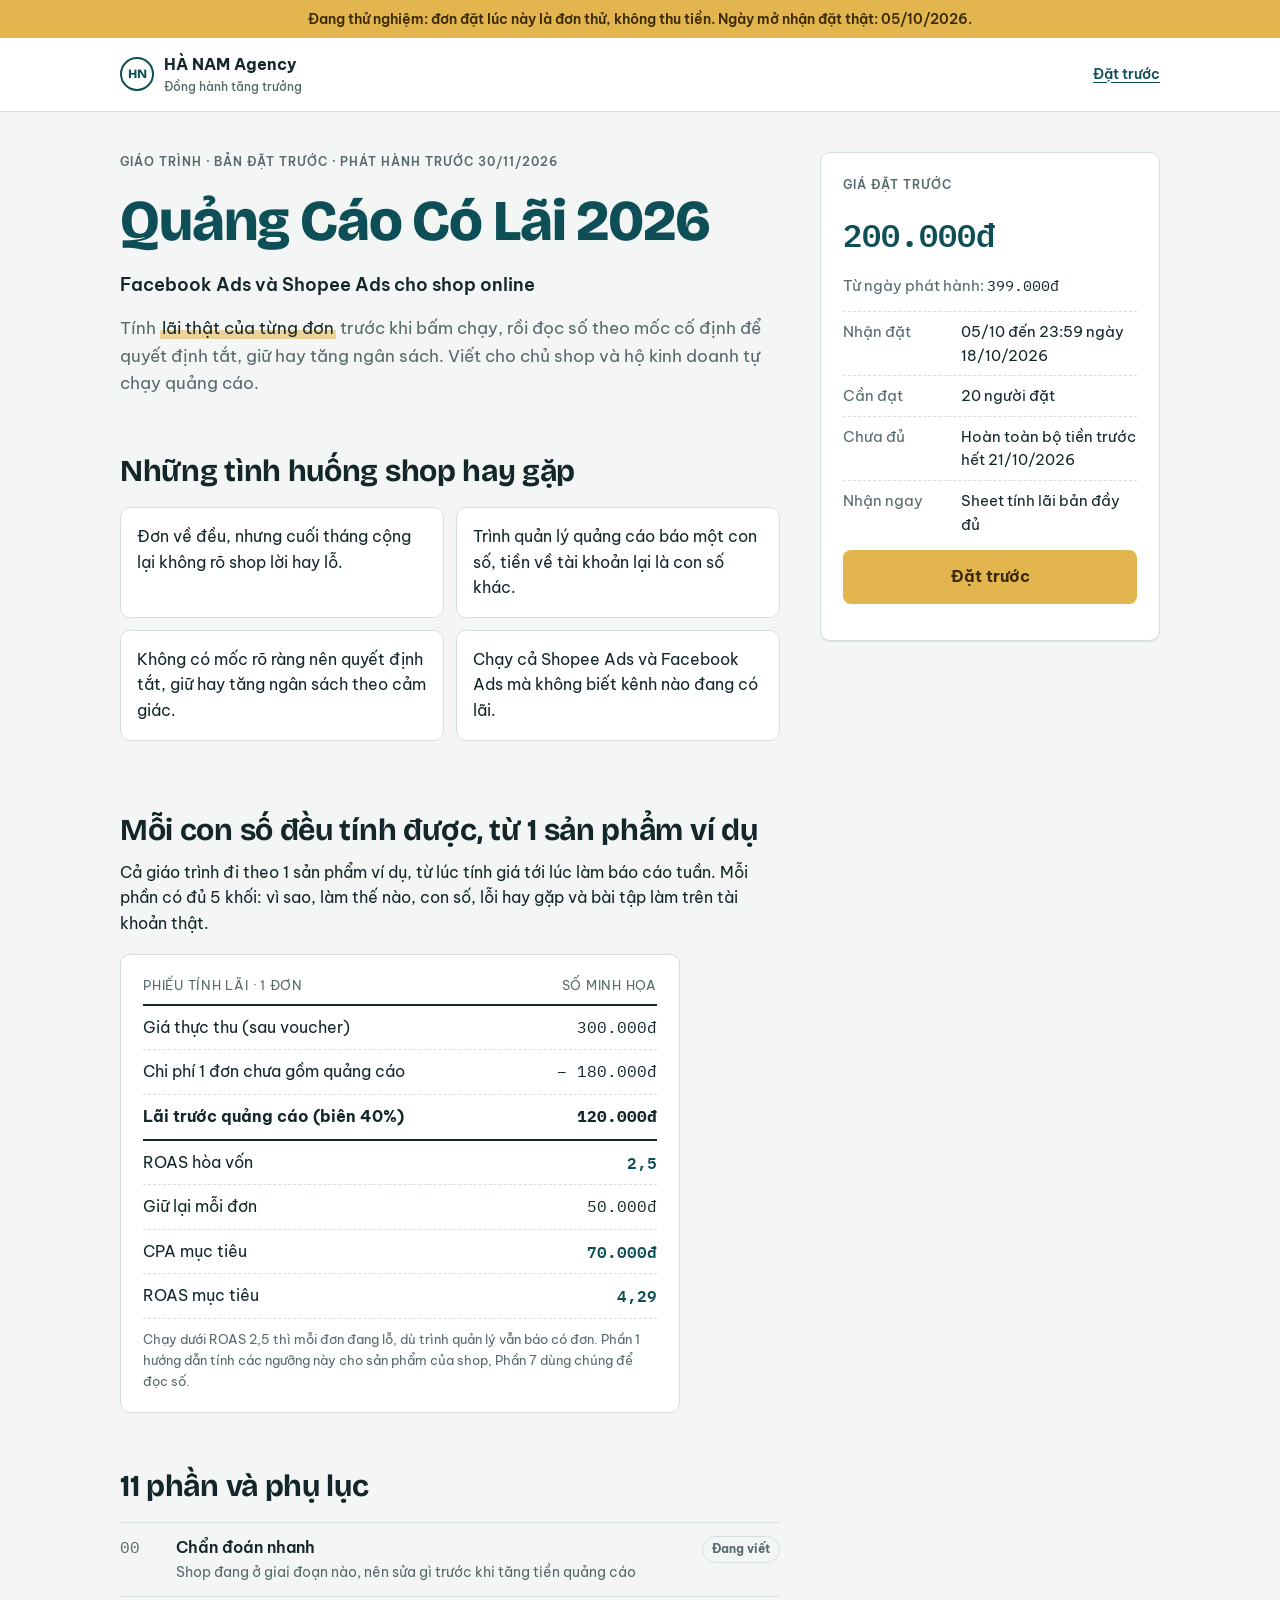
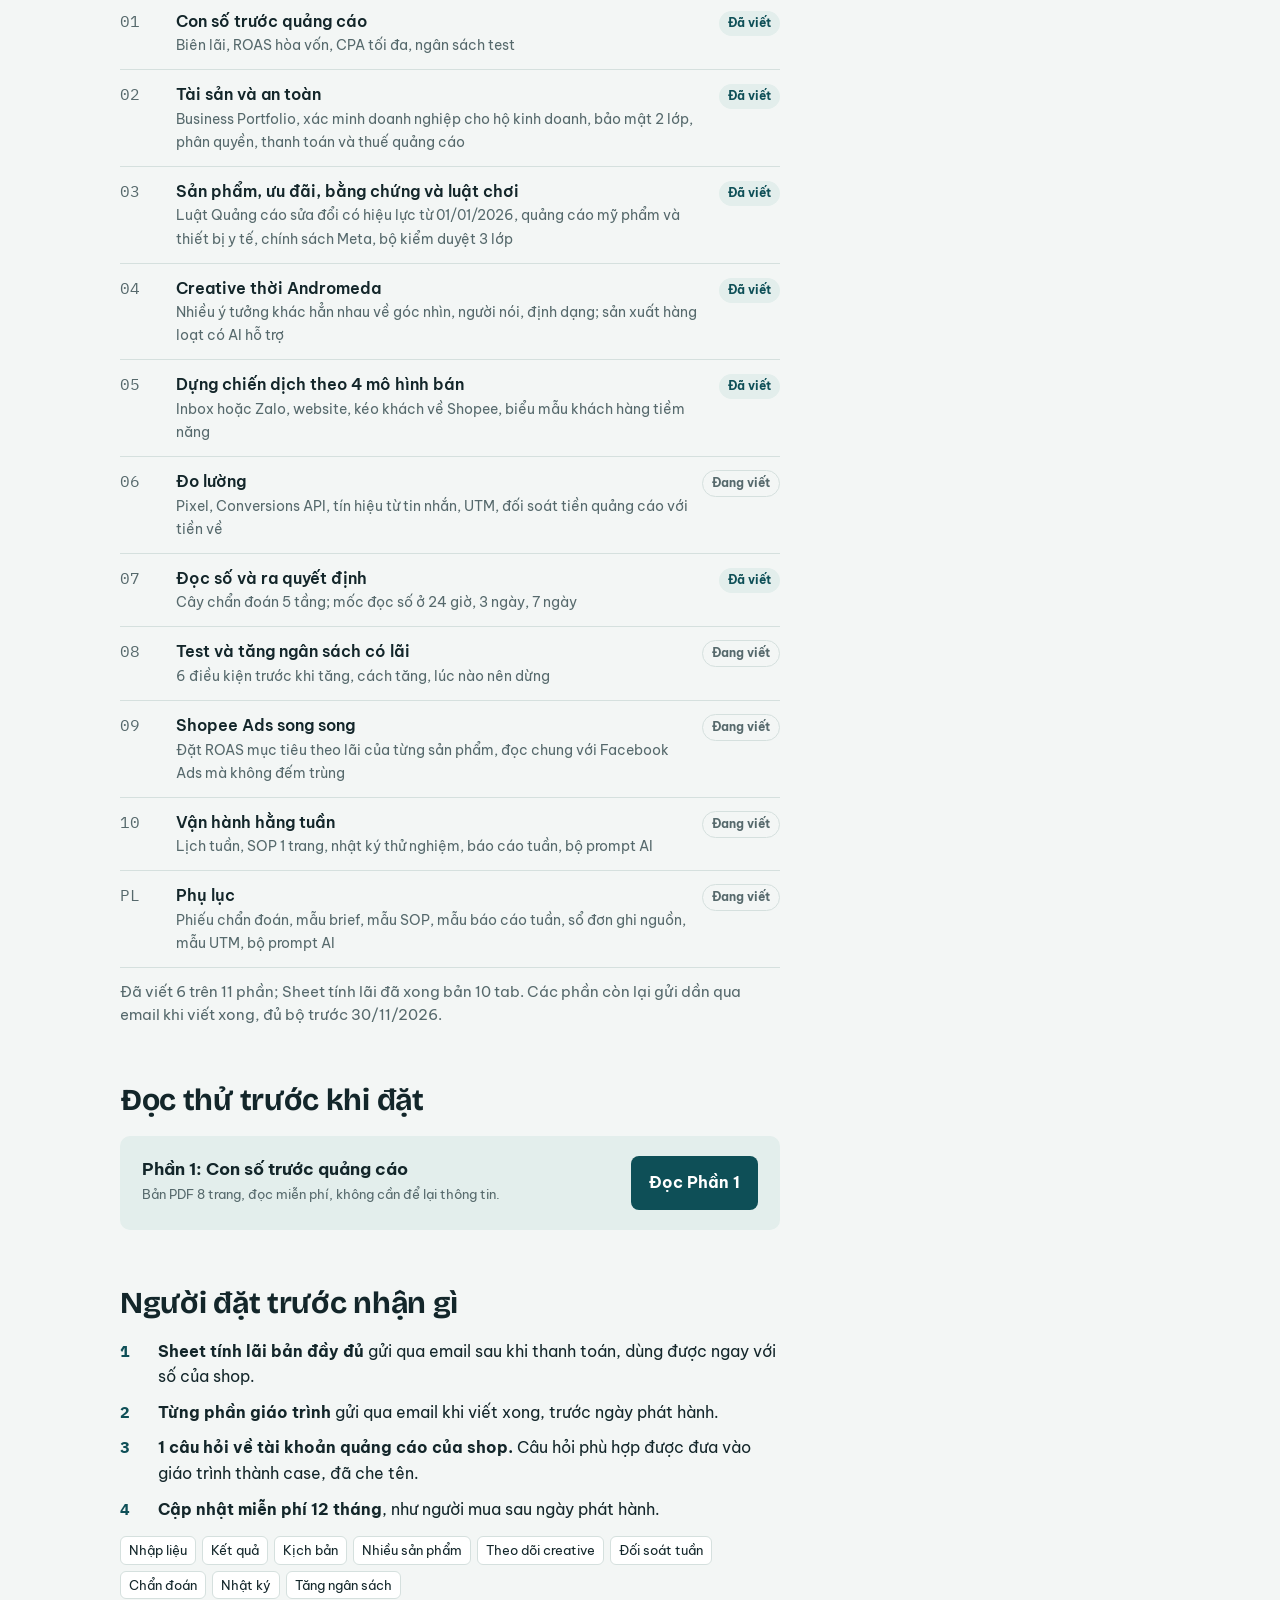
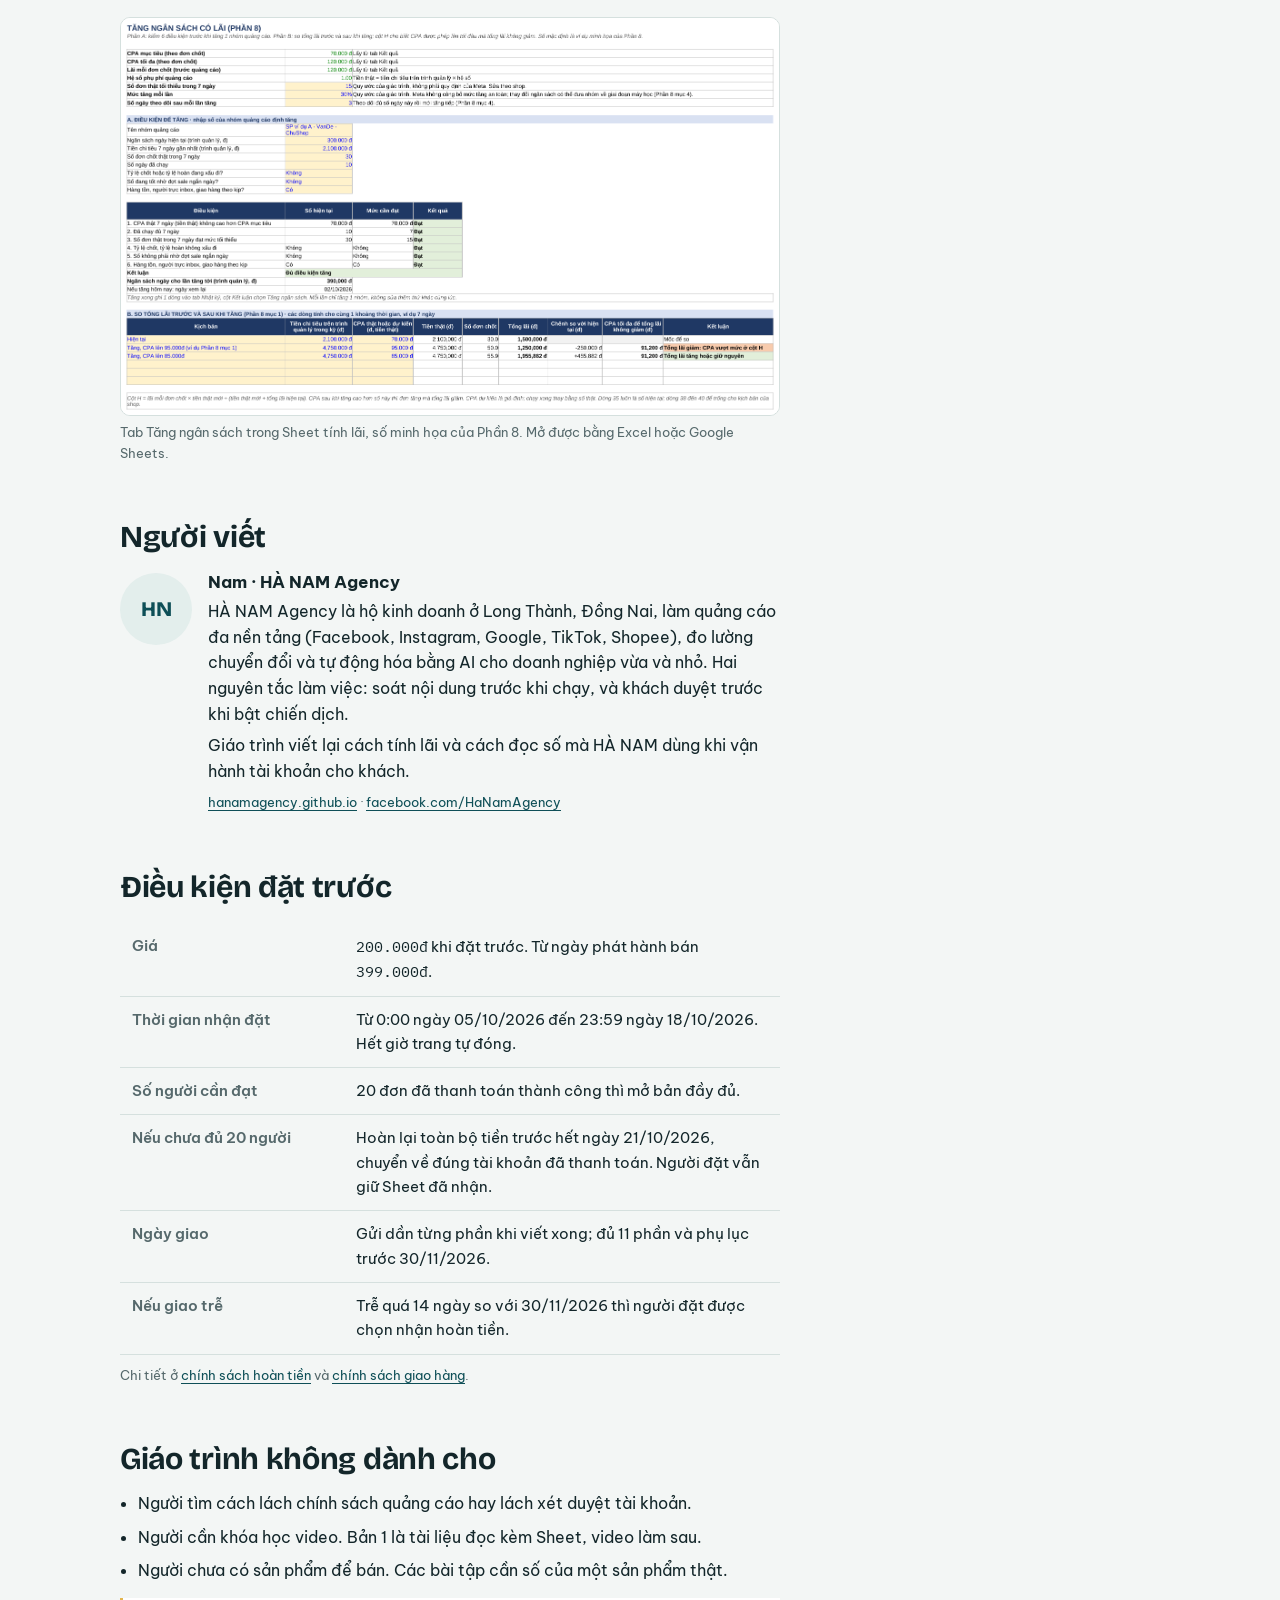
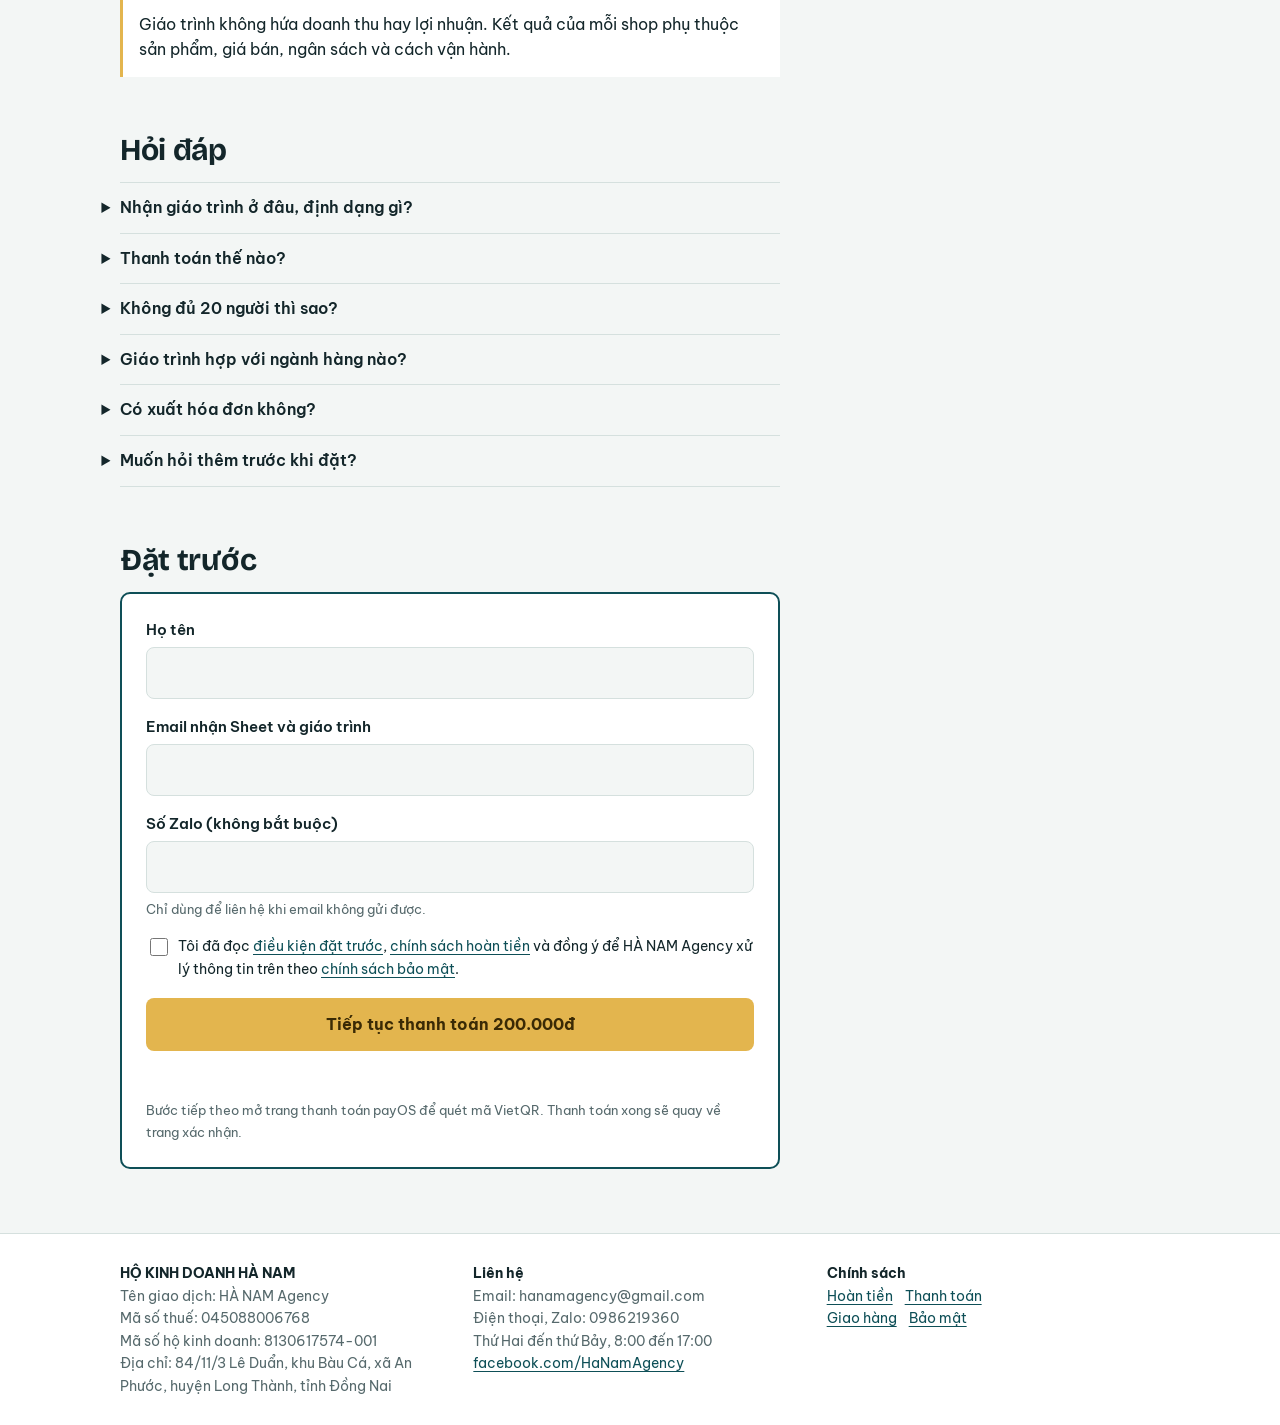
<file: index.html>
<!doctype html>
<html lang="vi">
<head>
<meta charset="utf-8">
<meta name="viewport" content="width=device-width, initial-scale=1, viewport-fit=cover">
<title>Quảng Cáo Có Lãi 2026</title>
<meta name="description" content="Giáo trình Facebook Ads và Shopee Ads cho shop online của HÀ NAM Agency. Nhận đặt trước từ 05/10 đến 23:59 ngày 18/10/2026, giá đặt trước 200.000đ.">
<meta property="og:title" content="Quảng Cáo Có Lãi 2026 · Giáo trình Facebook Ads và Shopee Ads cho shop online">
<meta property="og:description" content="Tính lãi trước khi chạy, đọc số để quyết định tắt, giữ hay tăng ngân sách. Đặt trước 200.000đ đến 18/10/2026.">
<meta property="og:type" content="website">
<meta property="og:url" content="https://hanamagency.github.io/quang-cao-co-lai/">
<!-- Đang thử nghiệm: chặn Google lập chỉ mục. Xóa dòng dưới khi mở bán thật -->
<meta name="robots" content="noindex">
<!-- Xác minh tên miền với Meta: bỏ dấu chú thích và dán mã lấy trong Business Settings > Brand Safety > Domains
<meta name="facebook-domain-verification" content="DAN_MA_XAC_MINH_VAO_DAY">
-->
<link rel="preconnect" href="https://fonts.googleapis.com">
<link rel="preconnect" href="https://fonts.gstatic.com" crossorigin>
<link rel="stylesheet" href="https://fonts.googleapis.com/css2?family=Be+Vietnam+Pro:wght@400;500;600;700&family=Bricolage+Grotesque:opsz,wght@12..96,700;12..96,800&family=IBM+Plex+Mono:wght@400;600&display=swap">
<link rel="stylesheet" href="style.css?v=2">
<script src="config.js?v=2"></script>
<script src="pixel.js?v=2"></script>
</head>
<body>
<div class="preview-bar" id="previewBar" hidden>Bản xem trước: chưa nối cổng thanh toán, bấm đặt trước sẽ sang trang cảm ơn mẫu. Số liệu trên trang là minh họa.</div>

<header class="top">
  <div class="wrap">
    <a class="brand" href="https://hanamagency.github.io/">
      <span class="seal" aria-hidden="true">HN</span>
      <span>HÀ NAM Agency<small>Đồng hành tăng trưởng</small></span>
    </a>
    <a class="top-link" href="#dat-truoc">Đặt trước</a>
  </div>
</header>

<div class="wrap layout">
  <main class="main">

    <!-- 1. Đầu trang -->
    <section class="hero" aria-labelledby="h-hero">
      <p class="eyebrow">Giáo trình · Bản đặt trước · Phát hành trước 30/11/2026</p>
      <h1 id="h-hero">Quảng Cáo Có Lãi 2026</h1>
      <p class="sub">Facebook Ads và Shopee Ads cho shop online</p>
      <p class="lead">Tính <span class="hl">lãi thật của từng đơn</span> trước khi bấm chạy, rồi đọc số theo mốc cố định để quyết định tắt, giữ hay tăng ngân sách. Viết cho chủ shop và hộ kinh doanh tự chạy quảng cáo.</p>
      <div class="hero-price">
        <div class="price-row"><span class="price-now">200.000đ</span><span class="price-later">Từ ngày phát hành <span class="num">399.000đ</span></span></div>
        <p class="fine">Nhận đặt đến 23:59 ngày 18/10/2026. Cần 20 người đặt; chưa đủ thì hoàn toàn bộ tiền trước hết 21/10/2026.</p>
        <div class="js-count" hidden><div class="meter" aria-hidden="true"><i class="js-count-bar"></i></div><p class="count js-count-text" style="margin-top:6px"></p></div>
        <a class="btn gold js-cta" href="#dat-truoc">Đặt trước</a>
      </div>
    </section>

    <!-- 2. Tình huống -->
    <section aria-labelledby="h-cases">
      <h2 id="h-cases">Những tình huống shop hay gặp</h2>
      <ul class="cases">
        <li>Đơn về đều, nhưng cuối tháng cộng lại không rõ shop lời hay lỗ.</li>
        <li>Trình quản lý quảng cáo báo một con số, tiền về tài khoản lại là con số khác.</li>
        <li>Không có mốc rõ ràng nên quyết định tắt, giữ hay tăng ngân sách theo cảm giác.</li>
        <li>Chạy cả Shopee Ads và Facebook Ads mà không biết kênh nào đang có lãi.</li>
      </ul>
    </section>

    <!-- 3. Cách giáo trình làm việc -->
    <section aria-labelledby="h-how">
      <h2 id="h-how">Mỗi con số đều tính được, từ 1 sản phẩm ví dụ</h2>
      <p style="margin-top:12px;max-width:62ch">Cả giáo trình đi theo 1 sản phẩm ví dụ, từ lúc tính giá tới lúc làm báo cáo tuần. Mỗi phần có đủ 5 khối: vì sao, làm thế nào, con số, lỗi hay gặp và bài tập làm trên tài khoản thật.</p>
      <div class="slip" role="group" aria-label="Phiếu tính lãi mẫu">
        <div class="slip-head"><span>Phiếu tính lãi · 1 đơn</span><span>Số minh họa</span></div>
        <div class="slip-row"><span>Giá thực thu (sau voucher)</span><span class="num">300.000đ</span></div>
        <div class="slip-row minus"><span>Chi phí 1 đơn chưa gồm quảng cáo</span><span class="num">180.000đ</span></div>
        <div class="slip-row total"><span>Lãi trước quảng cáo (biên 40%)</span><span class="num">120.000đ</span></div>
        <div class="slip-row key"><span>ROAS hòa vốn</span><span class="num">2,5</span></div>
        <div class="slip-row"><span>Giữ lại mỗi đơn</span><span class="num">50.000đ</span></div>
        <div class="slip-row key"><span>CPA mục tiêu</span><span class="num">70.000đ</span></div>
        <div class="slip-row key"><span>ROAS mục tiêu</span><span class="num">4,29</span></div>
        <p class="slip-note">Chạy dưới ROAS 2,5 thì mỗi đơn đang lỗ, dù trình quản lý vẫn báo có đơn. Phần 1 hướng dẫn tính các ngưỡng này cho sản phẩm của shop, Phần 7 dùng chúng để đọc số.</p>
      </div>
    </section>

    <!-- 4. Mục lục -->
    <section aria-labelledby="h-toc">
      <h2 id="h-toc">11 phần và phụ lục</h2>
      <ol class="toc">
        <li><span class="no">00</span><span class="t">Chẩn đoán nhanh<span class="d">Shop đang ở giai đoạn nào, nên sửa gì trước khi tăng tiền quảng cáo</span></span><span class="chip todo">Đang viết</span></li>
        <li><span class="no">01</span><span class="t">Con số trước quảng cáo<span class="d">Biên lãi, ROAS hòa vốn, CPA tối đa, ngân sách test</span></span><span class="chip done">Đã viết</span></li>
        <li><span class="no">02</span><span class="t">Tài sản và an toàn<span class="d">Business Portfolio, xác minh doanh nghiệp cho hộ kinh doanh, bảo mật 2 lớp, phân quyền, thanh toán và thuế quảng cáo</span></span><span class="chip done">Đã viết</span></li>
        <li><span class="no">03</span><span class="t">Sản phẩm, ưu đãi, bằng chứng và luật chơi<span class="d">Luật Quảng cáo sửa đổi có hiệu lực từ 01/01/2026, quảng cáo mỹ phẩm và thiết bị y tế, chính sách Meta, bộ kiểm duyệt 3 lớp</span></span><span class="chip done">Đã viết</span></li>
        <li><span class="no">04</span><span class="t">Creative thời Andromeda<span class="d">Nhiều ý tưởng khác hẳn nhau về góc nhìn, người nói, định dạng; sản xuất hàng loạt có AI hỗ trợ</span></span><span class="chip done">Đã viết</span></li>
        <li><span class="no">05</span><span class="t">Dựng chiến dịch theo 4 mô hình bán<span class="d">Inbox hoặc Zalo, website, kéo khách về Shopee, biểu mẫu khách hàng tiềm năng</span></span><span class="chip done">Đã viết</span></li>
        <li><span class="no">06</span><span class="t">Đo lường<span class="d">Pixel, Conversions API, tín hiệu từ tin nhắn, UTM, đối soát tiền quảng cáo với tiền về</span></span><span class="chip todo">Đang viết</span></li>
        <li><span class="no">07</span><span class="t">Đọc số và ra quyết định<span class="d">Cây chẩn đoán 5 tầng; mốc đọc số ở 24 giờ, 3 ngày, 7 ngày</span></span><span class="chip done">Đã viết</span></li>
        <li><span class="no">08</span><span class="t">Test và tăng ngân sách có lãi<span class="d">6 điều kiện trước khi tăng, cách tăng, lúc nào nên dừng</span></span><span class="chip todo">Đang viết</span></li>
        <li><span class="no">09</span><span class="t">Shopee Ads song song<span class="d">Đặt ROAS mục tiêu theo lãi của từng sản phẩm, đọc chung với Facebook Ads mà không đếm trùng</span></span><span class="chip todo">Đang viết</span></li>
        <li><span class="no">10</span><span class="t">Vận hành hằng tuần<span class="d">Lịch tuần, SOP 1 trang, nhật ký thử nghiệm, báo cáo tuần, bộ prompt AI</span></span><span class="chip todo">Đang viết</span></li>
        <li><span class="no">PL</span><span class="t">Phụ lục<span class="d">Phiếu chẩn đoán, mẫu brief, mẫu SOP, mẫu báo cáo tuần, sổ đơn ghi nguồn, mẫu UTM, bộ prompt AI</span></span><span class="chip todo">Đang viết</span></li>
      </ol>
      <p class="progress">Đã viết 6 trên 11 phần; Sheet tính lãi đã xong bản 10 tab. Các phần còn lại gửi dần qua email khi viết xong, đủ bộ trước 30/11/2026.</p>
    </section>

    <!-- 5. Đọc thử -->
    <section aria-labelledby="h-sample">
      <h2 id="h-sample">Đọc thử trước khi đặt</h2>
      <div class="sample">
        <div>
          <h3>Phần 1: Con số trước quảng cáo</h3>
          <p class="fine" style="margin-top:4px">Bản PDF 8 trang, đọc miễn phí, không cần để lại thông tin.</p>
        </div>
        <a class="btn" href="doc-thu-phan-1.pdf" target="_blank" rel="noopener" id="sampleLink">Đọc Phần 1</a>
      </div>
    </section>

    <!-- 6. Quyền lợi -->
    <section aria-labelledby="h-perks">
      <h2 id="h-perks">Người đặt trước nhận gì</h2>
      <ol class="perks">
        <li><b>1</b><span><strong>Sheet tính lãi bản đầy đủ</strong> gửi qua email sau khi thanh toán, dùng được ngay với số của shop.</span></li>
        <li><b>2</b><span><strong>Từng phần giáo trình</strong> gửi qua email khi viết xong, trước ngày phát hành.</span></li>
        <li><b>3</b><span><strong>1 câu hỏi về tài khoản quảng cáo của shop.</strong> Câu hỏi phù hợp được đưa vào giáo trình thành case, đã che tên.</span></li>
        <li><b>4</b><span><strong>Cập nhật miễn phí 12 tháng</strong>, như người mua sau ngày phát hành.</span></li>
      </ol>
      <div class="tabs" aria-label="Các tab trong Sheet tính lãi">
        <span>Nhập liệu</span><span>Kết quả</span><span>Kịch bản</span><span>Nhiều sản phẩm</span><span>Theo dõi creative</span><span>Đối soát tuần</span><span>Chẩn đoán</span><span>Nhật ký</span><span>Tăng ngân sách</span>
      </div>
      <figure>
        <div class="shot"><img src="anh-sheet-tang-ngan-sach.png" alt="Tab Tăng ngân sách: kiểm 6 điều kiện trước khi tăng và so tổng lãi trước, sau khi tăng" width="1447" height="874" loading="lazy"></div>
        <figcaption>Tab Tăng ngân sách trong Sheet tính lãi, số minh họa của Phần 8. Mở được bằng Excel hoặc Google Sheets.</figcaption>
      </figure>
    </section>

    <!-- 7. Người viết -->
    <section aria-labelledby="h-author">
      <h2 id="h-author">Người viết</h2>
      <div class="author">
        <div class="avatar" aria-hidden="true">HN</div>
        <div>
          <h3>Nam · HÀ NAM Agency</h3>
          <p style="margin-top:6px">HÀ NAM Agency là hộ kinh doanh ở Long Thành, Đồng Nai, làm quảng cáo đa nền tảng (Facebook, Instagram, Google, TikTok, Shopee), đo lường chuyển đổi và tự động hóa bằng AI cho doanh nghiệp vừa và nhỏ. Hai nguyên tắc làm việc: soát nội dung trước khi chạy, và khách duyệt trước khi bật chiến dịch.</p>
          <p style="margin-top:6px">Giáo trình viết lại cách tính lãi và cách đọc số mà HÀ NAM dùng khi vận hành tài khoản cho khách.</p>
          <p class="fine" style="margin-top:8px"><a href="https://hanamagency.github.io/" target="_blank" rel="noopener">hanamagency.github.io</a> · <a href="https://facebook.com/HaNamAgency" target="_blank" rel="noopener">facebook.com/HaNamAgency</a></p>
        </div>
      </div>
    </section>

    <!-- 8. Điều kiện -->
    <section aria-labelledby="h-terms">
      <h2 id="h-terms">Điều kiện đặt trước</h2>
      <div class="table-wrap">
        <table class="terms">
          <tr><th scope="row">Giá</th><td><span class="num">200.000đ</span> khi đặt trước. Từ ngày phát hành bán <span class="num">399.000đ</span>.</td></tr>
          <tr><th scope="row">Thời gian nhận đặt</th><td>Từ 0:00 ngày 05/10/2026 đến 23:59 ngày 18/10/2026. Hết giờ trang tự đóng.</td></tr>
          <tr><th scope="row">Số người cần đạt</th><td>20 đơn đã thanh toán thành công thì mở bản đầy đủ.</td></tr>
          <tr><th scope="row">Nếu chưa đủ 20 người</th><td>Hoàn lại toàn bộ tiền trước hết ngày 21/10/2026, chuyển về đúng tài khoản đã thanh toán. Người đặt vẫn giữ Sheet đã nhận.</td></tr>
          <tr><th scope="row">Ngày giao</th><td>Gửi dần từng phần khi viết xong; đủ 11 phần và phụ lục trước 30/11/2026.</td></tr>
          <tr><th scope="row">Nếu giao trễ</th><td>Trễ quá 14 ngày so với 30/11/2026 thì người đặt được chọn nhận hoàn tiền.</td></tr>
        </table>
      </div>
      <p class="fine" style="margin-top:10px">Chi tiết ở <a href="chinh-sach.html#hoan-tien">chính sách hoàn tiền</a> và <a href="chinh-sach.html#giao-hang">chính sách giao hàng</a>.</p>
    </section>

    <!-- 9. Không dành cho ai -->
    <section aria-labelledby="h-notfor">
      <h2 id="h-notfor">Giáo trình không dành cho</h2>
      <ul class="plain">
        <li>Người tìm cách lách chính sách quảng cáo hay lách xét duyệt tài khoản.</li>
        <li>Người cần khóa học video. Bản 1 là tài liệu đọc kèm Sheet, video làm sau.</li>
        <li>Người chưa có sản phẩm để bán. Các bài tập cần số của một sản phẩm thật.</li>
      </ul>
      <p class="note-box">Giáo trình không hứa doanh thu hay lợi nhuận. Kết quả của mỗi shop phụ thuộc sản phẩm, giá bán, ngân sách và cách vận hành.</p>
    </section>

    <!-- 10. Hỏi đáp -->
    <section aria-labelledby="h-faq">
      <h2 id="h-faq">Hỏi đáp</h2>
      <div class="faq">
        <details><summary>Nhận giáo trình ở đâu, định dạng gì?</summary><p>Qua email bạn điền khi đặt. Giáo trình là file PDF, Sheet tính lãi là file Excel mở được bằng Google Sheets. Bản 1 chưa có video.</p></details>
        <details><summary>Thanh toán thế nào?</summary><p>Quét mã VietQR bằng ứng dụng ngân hàng qua cổng payOS, tiền vào tài khoản BIDV đứng tên chủ hộ kinh doanh. Hệ thống tự xác nhận và gửi email. Quá 30 phút chưa thấy email thì kiểm tra mục thư rác, rồi liên hệ theo thông tin cuối trang.</p></details>
        <details><summary>Không đủ 20 người thì sao?</summary><p>Hoàn lại toàn bộ tiền trước hết ngày 21/10/2026 về đúng tài khoản đã thanh toán, và bạn vẫn giữ Sheet đã nhận.</p></details>
        <details><summary>Giáo trình hợp với ngành hàng nào?</summary><p>Shop bán hàng thường, mỹ phẩm, thực phẩm bảo vệ sức khỏe, thiết bị y tế đều dùng được phần tính lãi và đọc số. Phần 3 có mục riêng cho các ngành có quy định quảng cáo riêng.</p></details>
        <details><summary>Có xuất hóa đơn không?</summary><p><span class="todo-note">[Nam trả lời: có xuất hóa đơn điện tử cho hộ kinh doanh không, cần gửi thông tin gì]</span></p></details>
        <details><summary>Muốn hỏi thêm trước khi đặt?</summary><p>Gửi email tới <span class="num" id="faqMail">hanamagency@gmail.com</span> hoặc nhắn Zalo <span class="num" id="faqZalo">0986219360</span>, thứ Hai đến thứ Bảy, 8:00 đến 17:00.</p></details>
      </div>
    </section>

    <!-- 11. Đặt trước -->
    <section id="dat-truoc" aria-labelledby="h-order">
      <h2 id="h-order" style="margin-bottom:14px">Đặt trước</h2>
      <form class="order" id="orderForm" novalidate>
        <div class="field">
          <label for="f-name">Họ tên</label>
          <input id="f-name" name="name" autocomplete="name" required>
        </div>
        <div class="field">
          <label for="f-email">Email nhận Sheet và giáo trình</label>
          <input id="f-email" name="email" type="email" autocomplete="email" inputmode="email" required>
        </div>
        <div class="field">
          <label for="f-phone">Số Zalo (không bắt buộc)</label>
          <input id="f-phone" name="phone" type="tel" autocomplete="tel" inputmode="tel">
          <span class="hint">Chỉ dùng để liên hệ khi email không gửi được.</span>
        </div>
        <label class="check" for="f-agree">
          <input id="f-agree" name="agree" type="checkbox" required>
          <span>Tôi đã đọc <a href="#h-terms">điều kiện đặt trước</a>, <a href="chinh-sach.html#hoan-tien">chính sách hoàn tiền</a> và đồng ý để HÀ NAM Agency xử lý thông tin trên theo <a href="chinh-sach.html#bao-mat">chính sách bảo mật</a>.</span>
        </label>
        <button class="btn gold" id="f-submit" type="submit">Tiếp tục thanh toán 200.000đ</button>
        <p class="msg" id="f-msg" role="status" aria-live="polite"></p>
        <p class="pay-note">Bước tiếp theo mở trang thanh toán payOS để quét mã VietQR. Thanh toán xong sẽ quay về trang xác nhận.</p>
      </form>
    </section>

  </main>

  <!-- Thẻ giá -->
  <aside class="side" aria-label="Giá và thời hạn">
    <div class="price-card">
      <div class="price-row"><span class="eyebrow">Giá đặt trước</span></div>
      <div class="price-now">200.000đ</div>
      <p class="price-later">Từ ngày phát hành: <span class="num">399.000đ</span></p>
      <ul class="facts">
        <li><span>Nhận đặt</span><span>05/10 đến 23:59 ngày 18/10/2026</span></li>
        <li><span>Cần đạt</span><span>20 người đặt</span></li>
        <li><span>Chưa đủ</span><span>Hoàn toàn bộ tiền trước hết 21/10/2026</span></li>
        <li><span>Nhận ngay</span><span>Sheet tính lãi bản đầy đủ</span></li>
      </ul>
      <div class="js-count" hidden>
        <div class="meter" aria-hidden="true"><i class="js-count-bar"></i></div>
        <p class="count js-count-text" style="margin-top:6px"></p>
      </div>
      <a class="btn gold js-cta" href="#dat-truoc">Đặt trước</a>
      <p class="fine" id="phaseNote"></p>
    </div>
  </aside>
</div>

<div class="mobile-cta" id="mobileCta">
  <span><span class="num">200.000đ</span> · đến 18/10</span>
  <a class="btn gold" href="#dat-truoc">Đặt trước</a>
</div>

<footer class="foot">
  <div class="wrap">
    <div>
      <strong>HỘ KINH DOANH HÀ NAM</strong><br>
      Tên giao dịch: HÀ NAM Agency<br>
      Mã số thuế: 045088006768<br>
      Mã số hộ kinh doanh: 8130617574-001<br>
      Địa chỉ: 84/11/3 Lê Duẩn, khu Bàu Cá, xã An Phước, huyện Long Thành, tỉnh Đồng Nai
    </div>
    <div>
      <strong>Liên hệ</strong><br>
      Email: <span id="footMail">hanamagency@gmail.com</span><br>
      Điện thoại, Zalo: <span id="footZalo">0986219360</span><br>
      Thứ Hai đến thứ Bảy, 8:00 đến 17:00<br>
      <a href="https://facebook.com/HaNamAgency" target="_blank" rel="noopener">facebook.com/HaNamAgency</a>
    </div>
    <div>
      <strong>Chính sách</strong><br>
      <a href="chinh-sach.html#hoan-tien">Hoàn tiền</a><a href="chinh-sach.html#thanh-toan">Thanh toán</a><br>
      <a href="chinh-sach.html#giao-hang">Giao hàng</a><a href="chinh-sach.html#bao-mat">Bảo mật</a>
    </div>
  </div>
</footer>

<script>
(function () {
  var C = window.QCCL_CONFIG || {};
  var DEMO = !C.ENDPOINT;
  var $ = function (id) { return document.getElementById(id); };
  var fmt = function (n) { return Number(n).toLocaleString("vi-VN") + "đ"; };

  var TEST = !DEMO && C.THU_NGHIEM === true;
  if (DEMO) $("previewBar").hidden = false;
  if (TEST) { $("previewBar").textContent = "Đang thử nghiệm: đơn đặt lúc này là đơn thử, không thu tiền. Ngày mở nhận đặt thật: 05/10/2026."; $("previewBar").hidden = false; }
  if (C.CONTACT_EMAIL) { $("faqMail").textContent = C.CONTACT_EMAIL; $("footMail").textContent = C.CONTACT_EMAIL; }
  if (C.CONTACT_ZALO) { $("faqZalo").textContent = C.CONTACT_ZALO; $("footZalo").textContent = C.CONTACT_ZALO; }

  // Lưu nguồn truy cập (UTM, fbclid) để ghi vào danh sách đặt trước (Phần 6: sổ đơn ghi nguồn)
  var KEYS = ["utm_source", "utm_medium", "utm_campaign", "utm_content", "utm_term", "fbclid"];
  var src = {};
  try { src = JSON.parse(sessionStorage.getItem("qccl_src") || "{}"); } catch (e) { src = {}; }
  var q = new URLSearchParams(location.search);
  KEYS.forEach(function (k) { if (q.get(k)) src[k] = q.get(k); });
  if (!src.landing_url) src.landing_url = location.href.split("#")[0];
  try { sessionStorage.setItem("qccl_src", JSON.stringify(src)); } catch (e) {}

  // Giai đoạn nhận đặt: trước ngày mở, đang mở, đã đóng (chế độ xem trước luôn coi là đang mở)
  function phase() {
    if (DEMO || TEST) return "open";
    var now = Date.now();
    if (now < Date.parse(C.OPEN_AT)) return "before";
    if (now > Date.parse(C.CLOSE_AT)) return "closed";
    return "open";
  }
  var ph = phase();
  var submit = $("f-submit");
  if (ph === "before") {
    submit.disabled = true; submit.textContent = "Mở nhận đặt từ 0:00 ngày 05/10/2026";
    $("phaseNote").textContent = "Trang mở nhận đặt từ 0:00 ngày 05/10/2026.";
  } else if (ph === "closed") {
    submit.disabled = true; submit.textContent = "Đã đóng nhận đặt trước";
    $("phaseNote").textContent = "Đã đóng nhận đặt lúc 23:59 ngày 18/10/2026.";
    document.querySelectorAll(".js-cta").forEach(function (a) { a.textContent = "Đã đóng nhận đặt"; });
  }

  // Sự kiện xem nội dung
  window.qcclTrack("ViewContent", { content_name: C.PRODUCT_NAME, content_category: "Giáo trình", content_type: "product", value: C.PRICE, currency: C.CURRENCY });

  // Bộ đếm người đặt: chỉ hiện số thật lấy từ hệ thống, và chỉ khi đạt SHOW_COUNT_FROM
  function showCount(n) {
    if (typeof n !== "number" || n < (C.SHOW_COUNT_FROM || 0)) return;
    var min = C.MIN_ORDERS || 20;
    var text = n >= min ? "Đã có " + n + " người đặt, đủ điều kiện mở bản đầy đủ." : "Đã có " + n + " trên " + min + " người đặt.";
    document.querySelectorAll(".js-count").forEach(function (box) { box.hidden = false; });
    document.querySelectorAll(".js-count-bar").forEach(function (bar) { bar.style.width = Math.min(100, Math.round(n / min * 100)) + "%"; });
    document.querySelectorAll(".js-count-text").forEach(function (t) { t.textContent = text; });
  }
  if (!DEMO) {
    fetch(C.ENDPOINT + "?action=count").then(function (r) { return r.json(); }).then(function (d) { if (d && d.ok) showCount(d.paidCount); }).catch(function () {});
  }

  function getCookie(name) {
    var m = document.cookie.match(new RegExp("(?:^|; )" + name + "=([^;]*)"));
    return m ? decodeURIComponent(m[1]) : "";
  }
  function setInvalid(el, bad) { el.setAttribute("aria-invalid", bad ? "true" : "false"); }

  $("orderForm").addEventListener("submit", function (ev) {
    ev.preventDefault();
    var msg = $("f-msg"); msg.className = "msg"; msg.textContent = "";
    if (phase() !== "open") return;
    var name = $("f-name"), email = $("f-email"), phone = $("f-phone"), agree = $("f-agree");
    var okName = name.value.trim().length >= 2;
    var okEmail = /^[^\s@]+@[^\s@]+\.[^\s@]{2,}$/.test(email.value.trim());
    var digits = phone.value.replace(/\D/g, "");
    var okPhone = !digits || (digits.length >= 9 && digits.length <= 11);
    setInvalid(name, !okName); setInvalid(email, !okEmail); setInvalid(phone, !okPhone);
    if (!okName || !okEmail || !okPhone) { msg.className = "msg err"; msg.textContent = !okName ? "Nhập họ tên từ 2 ký tự." : !okEmail ? "Email chưa đúng dạng, ví dụ ten@gmail.com." : "Số Zalo cần 9 đến 11 chữ số, hoặc để trống."; return; }
    if (!agree.checked) { msg.className = "msg err"; msg.textContent = "Tích ô đồng ý điều kiện và chính sách để tiếp tục."; return; }

    window.qcclTrack("InitiateCheckout", { content_name: C.PRODUCT_NAME, value: C.PRICE, currency: C.CURRENCY, num_items: 1 });

    if (DEMO) { location.href = "cam-on.html#demo"; return; }

    submit.disabled = true; submit.textContent = "Đang tạo mã thanh toán...";
    var payload = {
      action: "create", name: name.value.trim(), email: email.value.trim(), phone: digits,
      source: src, fbp: getCookie("_fbp"), fbc: getCookie("_fbc"), user_agent: navigator.userAgent
    };
    fetch(C.ENDPOINT, { method: "POST", body: JSON.stringify(payload) })
      .then(function (r) { return r.json(); })
      .then(function (d) {
        if (d && d.ok && d.checkoutUrl) { location.href = d.checkoutUrl; return; }
        throw new Error((d && d.message) || "Không tạo được mã thanh toán.");
      })
      .catch(function (e) {
        submit.disabled = false; submit.textContent = "Tiếp tục thanh toán " + fmt(C.PRICE);
        msg.className = "msg err"; msg.textContent = e.message + " Thử lại sau ít phút, hoặc liên hệ theo thông tin cuối trang.";
      });
  });
})();
</script>
</body>
</html>
</file>
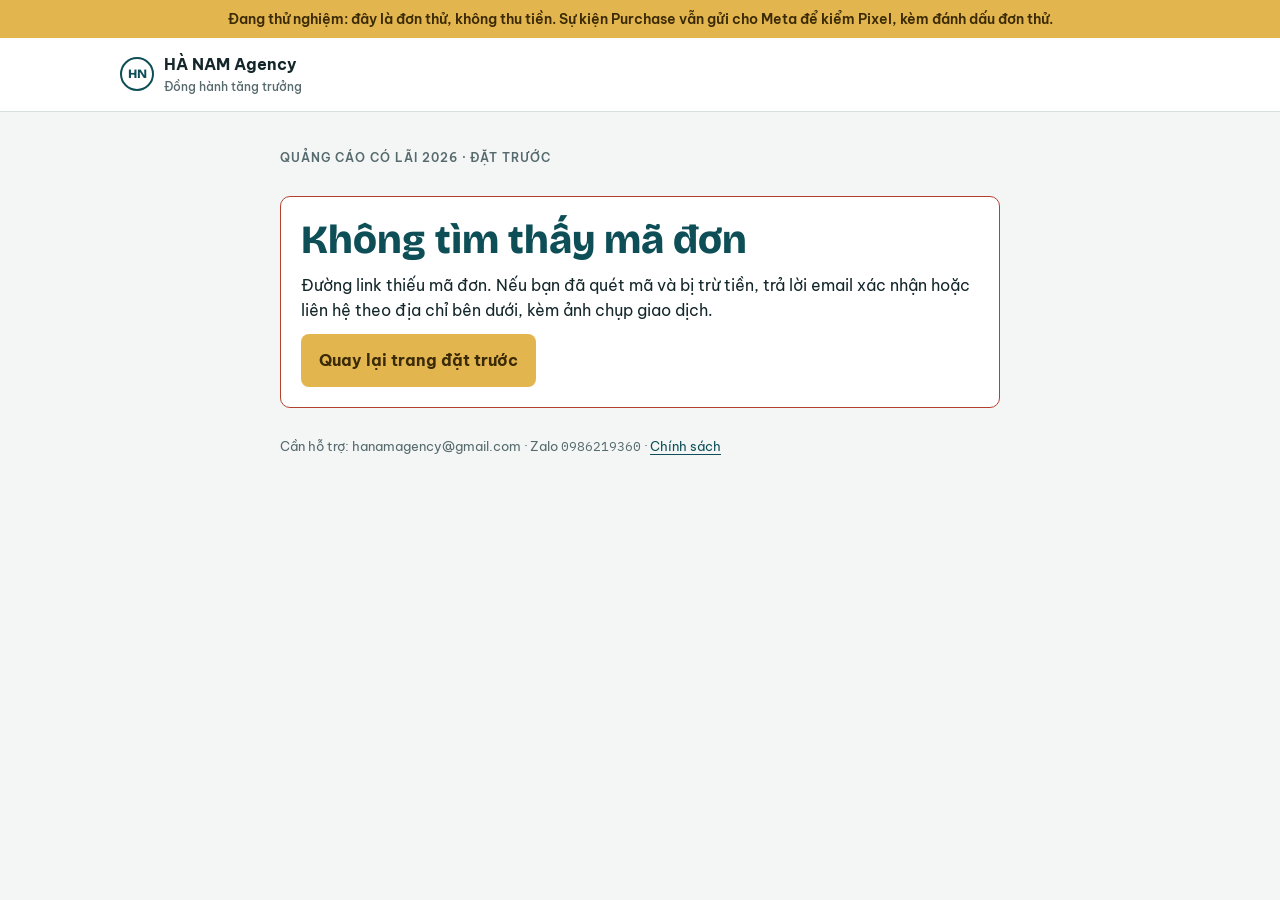
<file: cam-on.html>
<!doctype html>
<html lang="vi">
<head>
<meta charset="utf-8">
<meta name="viewport" content="width=device-width, initial-scale=1, viewport-fit=cover">
<title>Xác nhận đặt trước</title>
<meta name="robots" content="noindex">
<link rel="preconnect" href="https://fonts.googleapis.com">
<link rel="preconnect" href="https://fonts.gstatic.com" crossorigin>
<link rel="stylesheet" href="https://fonts.googleapis.com/css2?family=Be+Vietnam+Pro:wght@400;500;600;700&family=Bricolage+Grotesque:opsz,wght@12..96,700;12..96,800&family=IBM+Plex+Mono:wght@400;600&display=swap">
<link rel="stylesheet" href="style.css?v=2">
<script src="config.js?v=2"></script>
<script src="pixel.js?v=2"></script>
</head>
<body>
<div class="preview-bar" id="previewBar" hidden>Bản xem trước: đây là trang cảm ơn mẫu, chưa có giao dịch thật và không gửi sự kiện mua hàng cho Meta.</div>
<header class="top">
  <div class="wrap">
    <a class="brand" href="index.html">
      <span class="seal" aria-hidden="true">HN</span>
      <span>HÀ NAM Agency<small>Đồng hành tăng trưởng</small></span>
    </a>
  </div>
</header>

<main class="page">
  <p class="eyebrow">Quảng Cáo Có Lãi 2026 · Đặt trước</p>

  <!-- Đã thanh toán -->
  <section class="status ok" id="viewPaid" hidden>
    <h1>Cảm ơn bạn đã đặt trước</h1>
    <p>Thanh toán đã được xác nhận. Email xác nhận kèm Sheet tính lãi bản đầy đủ đang được gửi tới địa chỉ bạn đã điền.</p>
    <dl class="kv">
      <dt>Mã đơn</dt><dd class="num" id="paidCode">-</dd>
      <dt>Số tiền</dt><dd class="num" id="paidAmount">200.000đ</dd>
      <dt>Người đặt</dt><dd id="paidCount">-</dd>
    </dl>
  </section>

  <!-- Đang chờ -->
  <section class="status wait" id="viewWait" hidden>
    <h1>Đang chờ ngân hàng xác nhận</h1>
    <p id="waitText">Trang tự kiểm tra lại mỗi 5 giây. Bạn không cần quét mã lần nữa.</p>
    <dl class="kv"><dt>Mã đơn</dt><dd class="num" id="waitCode">-</dd></dl>
  </section>

  <!-- Đã hủy hoặc lỗi -->
  <section class="status no" id="viewCancel" hidden>
    <h1 id="cancelTitle">Chưa thanh toán</h1>
    <p id="cancelText">Giao dịch đã hủy nên chưa có khoản nào bị trừ. Bạn có thể đặt lại bất cứ lúc nào trước 23:59 ngày 18/10/2026.</p>
    <p><a class="btn gold" href="index.html#dat-truoc" style="width:auto;display:inline-block">Quay lại trang đặt trước</a></p>
  </section>

  <section id="nextSteps" hidden>
    <h2>Việc nên làm bây giờ</h2>
    <ol class="plain">
      <li>Mở email xác nhận. Không thấy trong hộp thư chính thì xem mục thư rác hoặc Quảng cáo, rồi đánh dấu là không phải thư rác để các phần sau không bị lạc.</li>
      <li>Mở Sheet tính lãi, nhập số của 1 sản phẩm ở tab Nhập liệu, xem ROAS hòa vốn ở tab Kết quả.</li>
      <li>Gửi 1 câu hỏi về tài khoản quảng cáo của shop bằng cách trả lời email xác nhận. Câu hỏi phù hợp được đưa vào giáo trình thành case, đã che tên.</li>
    </ol>
    <p class="fine">Mốc tiếp theo: 23:59 ngày 18/10/2026 chốt danh sách. Đủ 20 người thì bạn nhận email lịch gửi từng phần; chưa đủ thì tiền được hoàn trước hết ngày 21/10/2026.</p>
  </section>

  <p class="fine">Cần hỗ trợ: <span id="helpMail">hanamagency@gmail.com</span> · Zalo <span class="num">0986219360</span> · <a href="chinh-sach.html">Chính sách</a></p>
</main>

<script>
(function () {
  var C = window.QCCL_CONFIG || {};
  var $ = function (id) { return document.getElementById(id); };
  var fmt = function (n) { return Number(n).toLocaleString("vi-VN") + "đ"; };
  if (C.CONTACT_EMAIL) $("helpMail").textContent = C.CONTACT_EMAIL;
  $("paidAmount").textContent = fmt(C.PRICE || 200000);

  var q = new URLSearchParams(location.search);
  var orderCode = (q.get("orderCode") || "").replace(/\D/g, "");
  var cancelled = q.get("cancel") === "true" || (q.get("status") || "").toUpperCase() === "CANCELLED";
  var DEMO = !C.ENDPOINT || location.hash === "#demo";

  function show(id) { ["viewPaid", "viewWait", "viewCancel"].forEach(function (v) { $(v).hidden = v !== id; }); $("nextSteps").hidden = id !== "viewPaid"; }

  function countText(n) {
    if (typeof n !== "number") return "-";
    var min = C.MIN_ORDERS || 20;
    return n >= min ? n + " người, đã đủ " + min : n + " trên " + min + " người";
  }

  // Chỉ gửi Purchase 1 lần cho mỗi mã đơn, và chỉ khi hệ thống xác nhận đã thanh toán
  function firePurchase(code) {
    var key = "qccl_purchase_" + code, sent = false;
    try { sent = localStorage.getItem(key) === "1"; } catch (e) {}
    if (sent) return;
    var params = { content_name: C.PRODUCT_NAME, content_type: "product", value: C.PRICE, currency: C.CURRENCY, num_items: 1 };
    if (C.THU_NGHIEM === true) params.don_thu = 1;
    var ok = window.qcclTrack("Purchase", params, "QCCL-" + code);
    if (ok) { try { localStorage.setItem(key, "1"); } catch (e) {} }
  }

  if (DEMO) {
    $("previewBar").hidden = false;
    $("paidCode").textContent = "123456 (mẫu)";
    $("paidCount").textContent = "12 trên 20 người (mẫu)";
    show("viewPaid");
    return;
  }
  if (C.THU_NGHIEM === true) {
    $("previewBar").textContent = "Đang thử nghiệm: đây là đơn thử, không thu tiền. Sự kiện Purchase vẫn gửi cho Meta để kiểm Pixel, kèm đánh dấu đơn thử.";
    $("previewBar").hidden = false;
  }
  if (!orderCode) {
    $("cancelTitle").textContent = "Không tìm thấy mã đơn";
    $("cancelText").textContent = "Đường link thiếu mã đơn. Nếu bạn đã quét mã và bị trừ tiền, trả lời email xác nhận hoặc liên hệ theo địa chỉ bên dưới, kèm ảnh chụp giao dịch.";
    show("viewCancel");
    return;
  }
  if (cancelled) { show("viewCancel"); return; }

  var tries = 0;
  function check() {
    tries++;
    fetch(C.ENDPOINT + "?action=status&orderCode=" + encodeURIComponent(orderCode))
      .then(function (r) { return r.json(); })
      .then(function (d) {
        var st = d && d.ok ? String(d.status || "").toUpperCase() : "";
        if (st === "PAID") {
          $("paidCode").textContent = orderCode;
          $("paidCount").textContent = countText(d.paidCount);
          show("viewPaid");
          firePurchase(orderCode);
        } else if (st === "CANCELLED" || st === "EXPIRED") {
          show("viewCancel");
        } else {
          $("waitCode").textContent = orderCode;
          show("viewWait");
          if (tries < 24) setTimeout(check, 5000);
          else $("waitText").textContent = "Chưa nhận được xác nhận sau 2 phút. Nếu tài khoản đã bị trừ tiền, trả lời email xác nhận hoặc liên hệ theo địa chỉ bên dưới, kèm mã đơn.";
        }
      })
      .catch(function () {
        $("waitCode").textContent = orderCode;
        show("viewWait");
        if (tries < 24) setTimeout(check, 5000);
      });
  }
  check();
})();
</script>
</body>
</html>
</file>
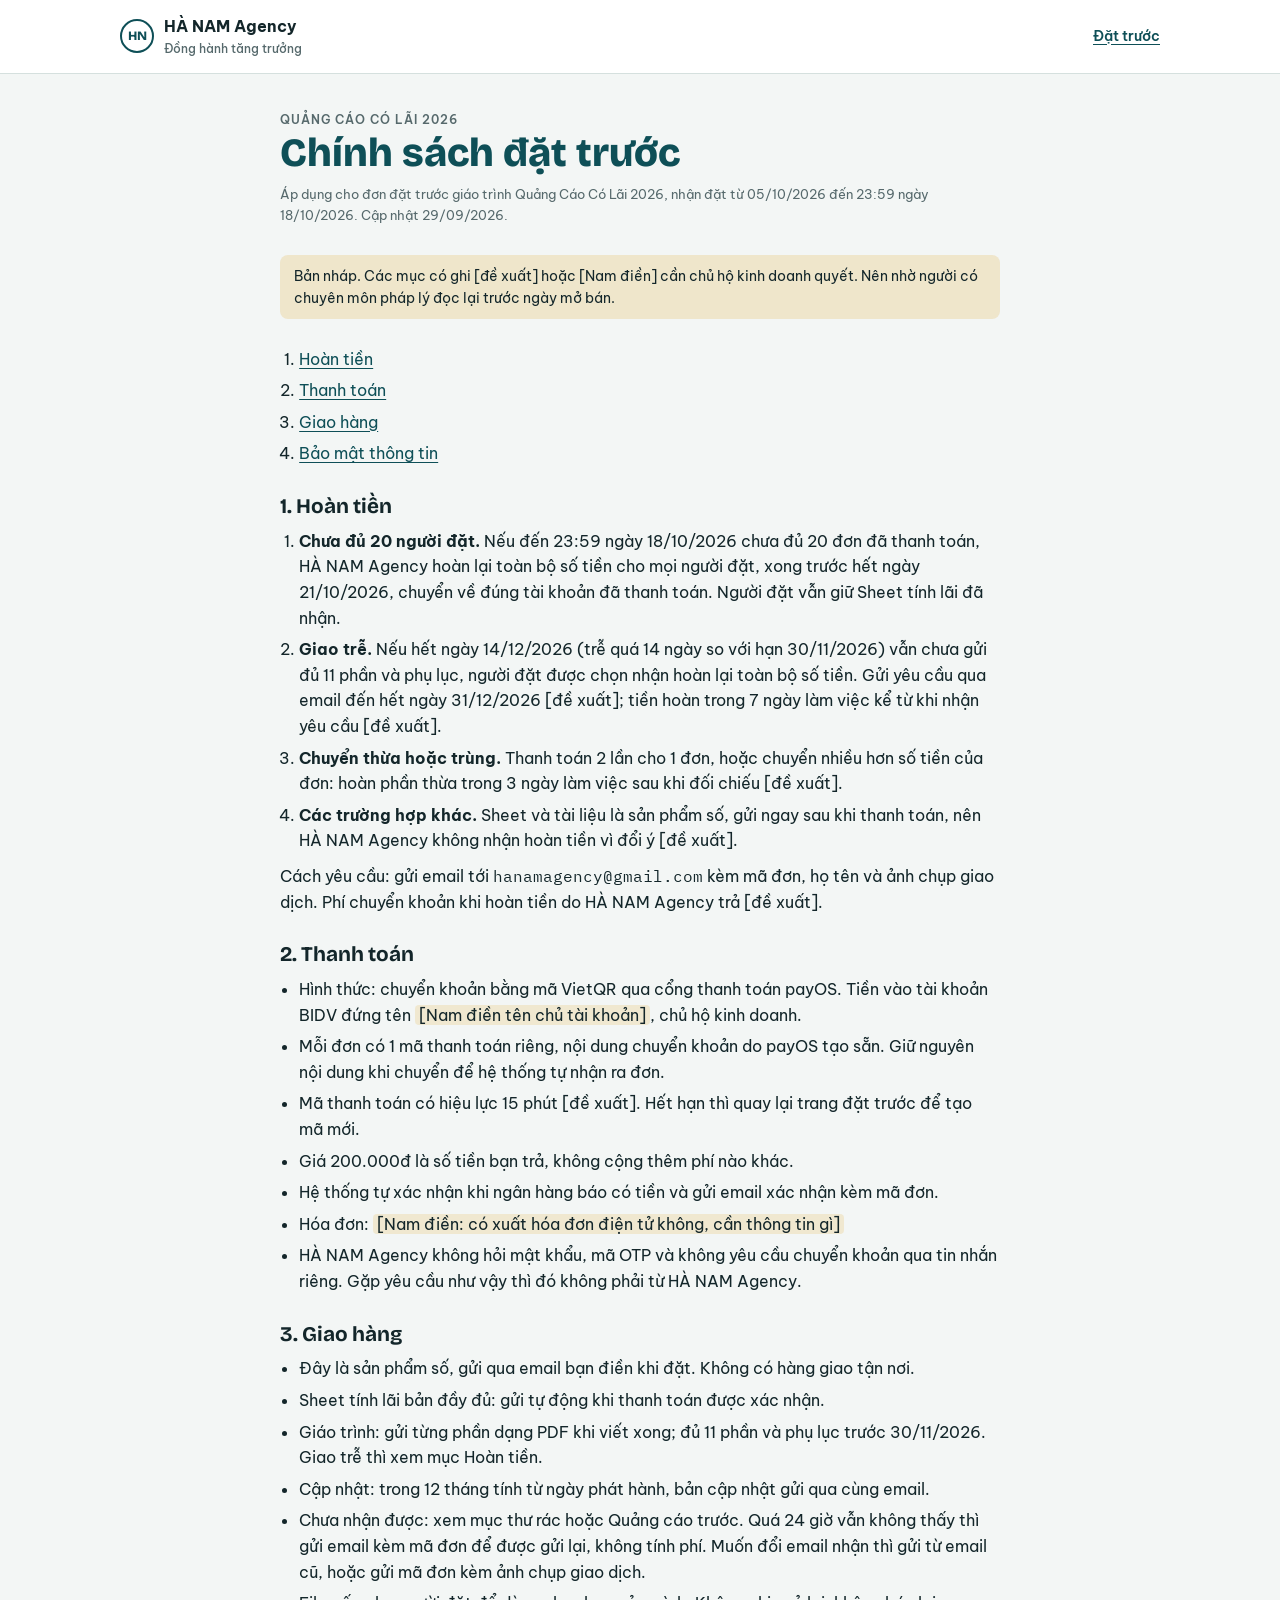
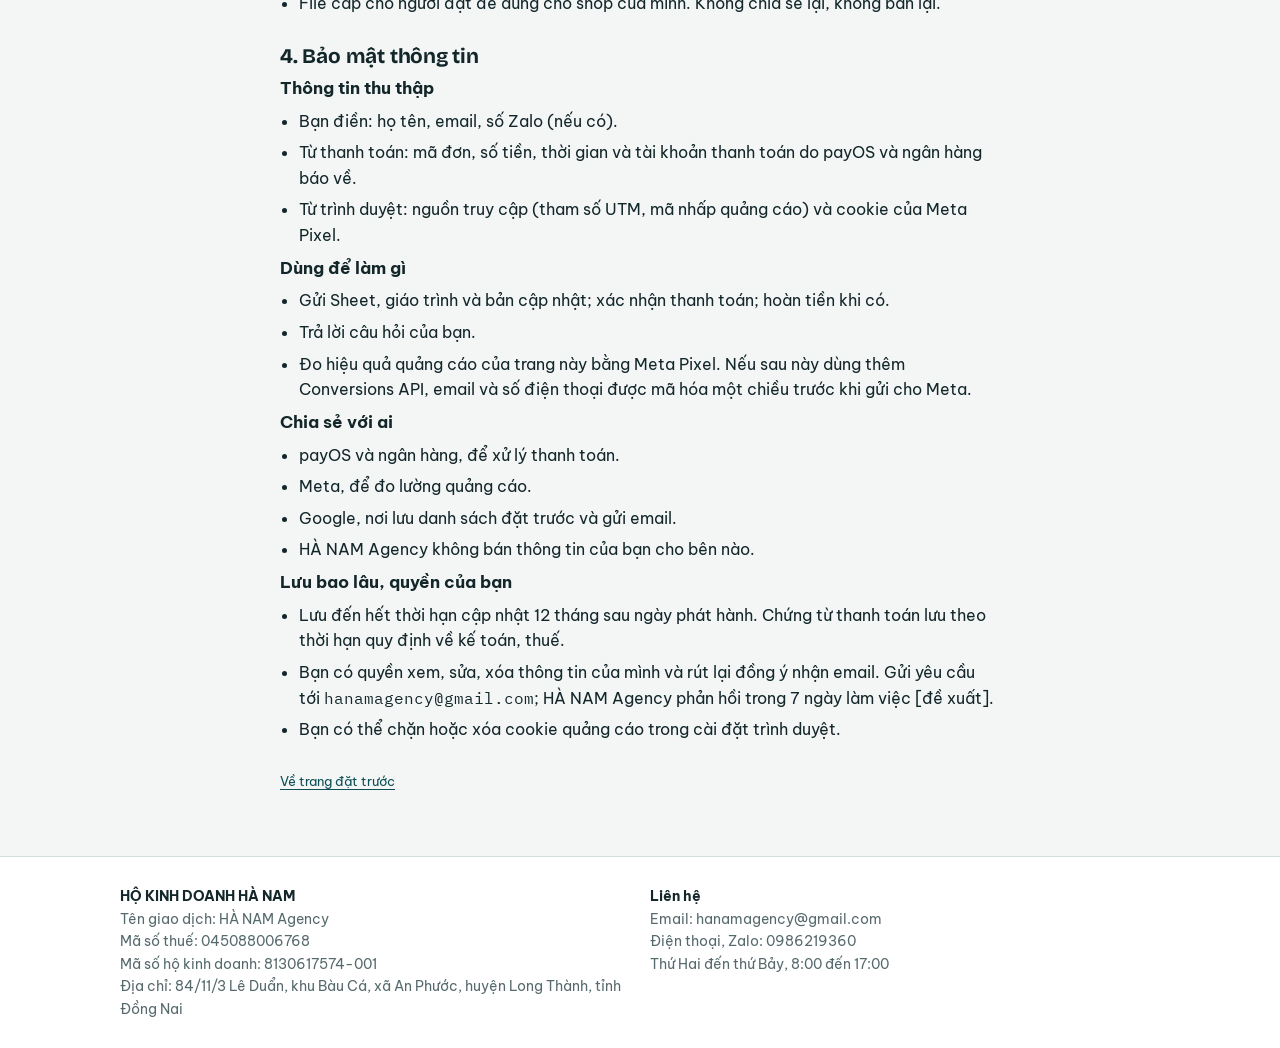
<file: chinh-sach.html>
<!doctype html>
<html lang="vi">
<head>
<meta charset="utf-8">
<meta name="viewport" content="width=device-width, initial-scale=1, viewport-fit=cover">
<title>Chính sách đặt trước</title>
<link rel="preconnect" href="https://fonts.googleapis.com">
<link rel="preconnect" href="https://fonts.gstatic.com" crossorigin>
<link rel="stylesheet" href="https://fonts.googleapis.com/css2?family=Be+Vietnam+Pro:wght@400;500;600;700&family=Bricolage+Grotesque:opsz,wght@12..96,700;12..96,800&family=IBM+Plex+Mono:wght@400;600&display=swap">
<link rel="stylesheet" href="style.css?v=2">
<script src="config.js?v=2"></script>
<script src="pixel.js?v=2"></script>
</head>
<body>
<header class="top">
  <div class="wrap">
    <a class="brand" href="index.html">
      <span class="seal" aria-hidden="true">HN</span>
      <span>HÀ NAM Agency<small>Đồng hành tăng trưởng</small></span>
    </a>
    <a class="top-link" href="index.html#dat-truoc">Đặt trước</a>
  </div>
</header>

<main class="page policy">
  <div>
    <p class="eyebrow">Quảng Cáo Có Lãi 2026</p>
    <h1>Chính sách đặt trước</h1>
    <p class="fine" style="margin-top:8px">Áp dụng cho đơn đặt trước giáo trình Quảng Cáo Có Lãi 2026, nhận đặt từ 05/10/2026 đến 23:59 ngày 18/10/2026. Cập nhật 29/09/2026.</p>
  </div>
  <p class="draft-flag">Bản nháp. Các mục có ghi [đề xuất] hoặc [Nam điền] cần chủ hộ kinh doanh quyết. Nên nhờ người có chuyên môn pháp lý đọc lại trước ngày mở bán.</p>

  <nav aria-label="Mục lục chính sách">
    <ol class="plain">
      <li><a href="#hoan-tien">Hoàn tiền</a></li>
      <li><a href="#thanh-toan">Thanh toán</a></li>
      <li><a href="#giao-hang">Giao hàng</a></li>
      <li><a href="#bao-mat">Bảo mật thông tin</a></li>
    </ol>
  </nav>

  <section id="hoan-tien" aria-labelledby="p1">
    <h2 id="p1">1. Hoàn tiền</h2>
    <ol>
      <li><strong>Chưa đủ 20 người đặt.</strong> Nếu đến 23:59 ngày 18/10/2026 chưa đủ 20 đơn đã thanh toán, HÀ NAM Agency hoàn lại toàn bộ số tiền cho mọi người đặt, xong trước hết ngày 21/10/2026, chuyển về đúng tài khoản đã thanh toán. Người đặt vẫn giữ Sheet tính lãi đã nhận.</li>
      <li><strong>Giao trễ.</strong> Nếu hết ngày 14/12/2026 (trễ quá 14 ngày so với hạn 30/11/2026) vẫn chưa gửi đủ 11 phần và phụ lục, người đặt được chọn nhận hoàn lại toàn bộ số tiền. Gửi yêu cầu qua email đến hết ngày 31/12/2026 [đề xuất]; tiền hoàn trong 7 ngày làm việc kể từ khi nhận yêu cầu [đề xuất].</li>
      <li><strong>Chuyển thừa hoặc trùng.</strong> Thanh toán 2 lần cho 1 đơn, hoặc chuyển nhiều hơn số tiền của đơn: hoàn phần thừa trong 3 ngày làm việc sau khi đối chiếu [đề xuất].</li>
      <li><strong>Các trường hợp khác.</strong> Sheet và tài liệu là sản phẩm số, gửi ngay sau khi thanh toán, nên HÀ NAM Agency không nhận hoàn tiền vì đổi ý [đề xuất].</li>
    </ol>
    <p>Cách yêu cầu: gửi email tới <span class="num js-mail">hanamagency@gmail.com</span> kèm mã đơn, họ tên và ảnh chụp giao dịch. Phí chuyển khoản khi hoàn tiền do HÀ NAM Agency trả [đề xuất].</p>
  </section>

  <section id="thanh-toan" aria-labelledby="p2">
    <h2 id="p2">2. Thanh toán</h2>
    <ul>
      <li>Hình thức: chuyển khoản bằng mã VietQR qua cổng thanh toán payOS. Tiền vào tài khoản BIDV đứng tên <span class="todo-note">[Nam điền tên chủ tài khoản]</span>, chủ hộ kinh doanh.</li>
      <li>Mỗi đơn có 1 mã thanh toán riêng, nội dung chuyển khoản do payOS tạo sẵn. Giữ nguyên nội dung khi chuyển để hệ thống tự nhận ra đơn.</li>
      <li>Mã thanh toán có hiệu lực 15 phút [đề xuất]. Hết hạn thì quay lại trang đặt trước để tạo mã mới.</li>
      <li>Giá 200.000đ là số tiền bạn trả, không cộng thêm phí nào khác.</li>
      <li>Hệ thống tự xác nhận khi ngân hàng báo có tiền và gửi email xác nhận kèm mã đơn.</li>
      <li>Hóa đơn: <span class="todo-note">[Nam điền: có xuất hóa đơn điện tử không, cần thông tin gì]</span></li>
      <li>HÀ NAM Agency không hỏi mật khẩu, mã OTP và không yêu cầu chuyển khoản qua tin nhắn riêng. Gặp yêu cầu như vậy thì đó không phải từ HÀ NAM Agency.</li>
    </ul>
  </section>

  <section id="giao-hang" aria-labelledby="p3">
    <h2 id="p3">3. Giao hàng</h2>
    <ul>
      <li>Đây là sản phẩm số, gửi qua email bạn điền khi đặt. Không có hàng giao tận nơi.</li>
      <li>Sheet tính lãi bản đầy đủ: gửi tự động khi thanh toán được xác nhận.</li>
      <li>Giáo trình: gửi từng phần dạng PDF khi viết xong; đủ 11 phần và phụ lục trước 30/11/2026. Giao trễ thì xem mục Hoàn tiền.</li>
      <li>Cập nhật: trong 12 tháng tính từ ngày phát hành, bản cập nhật gửi qua cùng email.</li>
      <li>Chưa nhận được: xem mục thư rác hoặc Quảng cáo trước. Quá 24 giờ vẫn không thấy thì gửi email kèm mã đơn để được gửi lại, không tính phí. Muốn đổi email nhận thì gửi từ email cũ, hoặc gửi mã đơn kèm ảnh chụp giao dịch.</li>
      <li>File cấp cho người đặt để dùng cho shop của mình. Không chia sẻ lại, không bán lại.</li>
    </ul>
  </section>

  <section id="bao-mat" aria-labelledby="p4">
    <h2 id="p4">4. Bảo mật thông tin</h2>
    <h3>Thông tin thu thập</h3>
    <ul>
      <li>Bạn điền: họ tên, email, số Zalo (nếu có).</li>
      <li>Từ thanh toán: mã đơn, số tiền, thời gian và tài khoản thanh toán do payOS và ngân hàng báo về.</li>
      <li>Từ trình duyệt: nguồn truy cập (tham số UTM, mã nhấp quảng cáo) và cookie của Meta Pixel.</li>
    </ul>
    <h3>Dùng để làm gì</h3>
    <ul>
      <li>Gửi Sheet, giáo trình và bản cập nhật; xác nhận thanh toán; hoàn tiền khi có.</li>
      <li>Trả lời câu hỏi của bạn.</li>
      <li>Đo hiệu quả quảng cáo của trang này bằng Meta Pixel. Nếu sau này dùng thêm Conversions API, email và số điện thoại được mã hóa một chiều trước khi gửi cho Meta.</li>
    </ul>
    <h3>Chia sẻ với ai</h3>
    <ul>
      <li>payOS và ngân hàng, để xử lý thanh toán.</li>
      <li>Meta, để đo lường quảng cáo.</li>
      <li>Google, nơi lưu danh sách đặt trước và gửi email.</li>
      <li>HÀ NAM Agency không bán thông tin của bạn cho bên nào.</li>
    </ul>
    <h3>Lưu bao lâu, quyền của bạn</h3>
    <ul>
      <li>Lưu đến hết thời hạn cập nhật 12 tháng sau ngày phát hành. Chứng từ thanh toán lưu theo thời hạn quy định về kế toán, thuế.</li>
      <li>Bạn có quyền xem, sửa, xóa thông tin của mình và rút lại đồng ý nhận email. Gửi yêu cầu tới <span class="num js-mail">hanamagency@gmail.com</span>; HÀ NAM Agency phản hồi trong 7 ngày làm việc [đề xuất].</li>
      <li>Bạn có thể chặn hoặc xóa cookie quảng cáo trong cài đặt trình duyệt.</li>
    </ul>
  </section>

  <p class="fine"><a href="index.html">Về trang đặt trước</a></p>
</main>

<footer class="foot">
  <div class="wrap">
    <div><strong>HỘ KINH DOANH HÀ NAM</strong><br>Tên giao dịch: HÀ NAM Agency<br>Mã số thuế: 045088006768<br>Mã số hộ kinh doanh: 8130617574-001<br>Địa chỉ: 84/11/3 Lê Duẩn, khu Bàu Cá, xã An Phước, huyện Long Thành, tỉnh Đồng Nai</div>
    <div><strong>Liên hệ</strong><br>Email: <span class="js-mail">hanamagency@gmail.com</span><br>Điện thoại, Zalo: <span class="js-zalo">0986219360</span><br>Thứ Hai đến thứ Bảy, 8:00 đến 17:00</div>
  </div>
</footer>
<script>
(function () {
  var C = window.QCCL_CONFIG || {};
  document.querySelectorAll(".js-mail").forEach(function (el) { if (C.CONTACT_EMAIL) el.textContent = C.CONTACT_EMAIL; });
  document.querySelectorAll(".js-zalo").forEach(function (el) { if (C.CONTACT_ZALO) el.textContent = C.CONTACT_ZALO; });
})();
</script>
</body>
</html>
</file>
<file: style.css>
/* Bố cục: 1 cột đọc như cuốn sổ tính lãi; màn rộng thì thẻ giá dính bên phải. Màu HÀ NAM: xanh cổ vịt và vàng. */
/* Thuộc tính hidden luôn thắng các lớp có display (sửa lỗi 29/09: khối chờ hiện chồng khối thành công) */
[hidden] { display: none !important; }
:root {
  --bg: #f3f6f5;
  --surface: #ffffff;
  --ink: #13262a;
  --muted: #56696c;
  --line: #d5e0de;
  --teal: #0e4f57;
  --teal-soft: #e3eeec;
  --gold: #e3b54e;
  --gold-ink: #3a2a05;
  --good: #1e7a4f;
  --bad: #b3412e;
  --font-display: "Bricolage Grotesque", "Be Vietnam Pro", system-ui, sans-serif;
  --font-body: "Be Vietnam Pro", system-ui, -apple-system, "Segoe UI", Roboto, sans-serif;
  --font-num: "IBM Plex Mono", ui-monospace, "SFMono-Regular", Menlo, Consolas, monospace;
  --radius: 10px;
  color-scheme: light;
}
@media (prefers-color-scheme: dark) {
  :root:not([data-theme="light"]) {
    --bg: #0b1a1c; --surface: #102629; --ink: #e5efee; --muted: #9db2b3; --line: #264649;
    --teal: #6fc1c4; --teal-soft: #15343a; --gold: #e8c066; --gold-ink: #241a02; --good: #5fd09a; --bad: #f08a76;
    color-scheme: dark;
  }
}
:root[data-theme="dark"] {
  --bg: #0b1a1c; --surface: #102629; --ink: #e5efee; --muted: #9db2b3; --line: #264649;
  --teal: #6fc1c4; --teal-soft: #15343a; --gold: #e8c066; --gold-ink: #241a02; --good: #5fd09a; --bad: #f08a76;
  color-scheme: dark;
}
* { box-sizing: border-box; }
html { -webkit-text-size-adjust: 100%; }
body { margin: 0; background: var(--bg); color: var(--ink); font-family: var(--font-body); font-size: 16px; line-height: 1.6; }
a { color: var(--teal); text-underline-offset: 3px; }
a:focus-visible, button:focus-visible, input:focus-visible, summary:focus-visible { outline: 3px solid var(--gold); outline-offset: 2px; }
img { max-width: 100%; height: auto; display: block; }
.wrap { max-width: 1080px; margin: 0 auto; padding-inline: 20px; }
.num { font-family: var(--font-num); font-variant-numeric: tabular-nums; }
h1, h2, h3 { font-family: var(--font-display); line-height: 1.15; text-wrap: balance; margin: 0; }
h2 { font-size: clamp(1.45rem, 3.2vw, 1.9rem); letter-spacing: -0.01em; }
h3 { font-size: 1.08rem; font-family: var(--font-body); font-weight: 700; }
p { margin: 0; }
.eyebrow { font-size: 0.78rem; letter-spacing: 0.08em; text-transform: uppercase; font-weight: 600; color: var(--muted); }

/* thanh báo xem trước */
.preview-bar { background: var(--gold); color: var(--gold-ink); font-size: 0.86rem; font-weight: 600; text-align: center; padding: 8px 16px; }

/* đầu trang */
.top { border-bottom: 1px solid var(--line); background: var(--surface); }
.top .wrap { display: flex; align-items: center; justify-content: space-between; gap: 12px; padding-block: 14px; }
.brand { display: flex; align-items: center; gap: 10px; text-decoration: none; color: var(--ink); font-weight: 700; }
.seal { width: 34px; height: 34px; border-radius: 50%; border: 2px solid var(--teal); color: var(--teal); display: grid; place-items: center; font-family: var(--font-display); font-weight: 800; font-size: 0.8rem; }
.brand small { display: block; font-weight: 500; color: var(--muted); font-size: 0.74rem; }
.top-link { font-size: 0.9rem; font-weight: 600; }

/* bố cục chính */
.layout { display: grid; grid-template-columns: minmax(0, 1fr) 340px; gap: 40px; align-items: start; padding-block: 40px 64px; }
.main { display: grid; grid-template-columns: minmax(0, 1fr); gap: 56px; min-width: 0; }
.main > * { min-width: 0; }
.side { position: sticky; top: calc(env(safe-area-inset-top, 0px) + 20px); }
.hero-price { display: none; }
@media (max-width: 900px) {
  .layout { grid-template-columns: minmax(0, 1fr); gap: 32px; padding-block: 28px 110px; }
  .side { display: none; }
  .hero-price { display: grid; gap: 10px; background: var(--surface); border: 1px solid var(--line); border-radius: var(--radius); padding: 16px; margin-top: 6px; }
  .hero-price .price-row { flex-wrap: wrap; }
  .hero-price .price-now { font-size: 1.7rem; }
}

/* hero */
.hero { display: grid; gap: 16px; }
.hero h1 { font-size: clamp(2.3rem, 6vw, 3.6rem); font-weight: 800; letter-spacing: -0.02em; color: var(--teal); }
.hero .sub { font-size: 1.15rem; font-weight: 600; }
.hero .lead { font-size: 1.08rem; color: var(--muted); max-width: 60ch; }
.hl { background: linear-gradient(transparent 58%, color-mix(in srgb, var(--gold) 55%, transparent) 58%); color: var(--ink); padding: 0 2px; }

/* thẻ giá */
.price-card { background: var(--surface); border: 1px solid var(--line); border-radius: var(--radius); padding: 22px; display: grid; gap: 14px; box-shadow: 0 1px 0 var(--line); }
.price-row { display: flex; align-items: baseline; justify-content: space-between; gap: 12px; }
.price-now { font-family: var(--font-num); font-size: 2rem; font-weight: 600; color: var(--teal); }
.price-later { color: var(--muted); font-size: 0.92rem; }
.price-later .num { color: var(--ink); }
.facts { list-style: none; margin: 0; padding: 0; display: grid; gap: 8px; font-size: 0.92rem; }
.facts li { display: grid; grid-template-columns: 110px minmax(0, 1fr); gap: 8px; border-top: 1px dashed var(--line); padding-top: 8px; }
.facts span:first-child { color: var(--muted); }
.btn { appearance: none; border: 0; cursor: pointer; font: inherit; font-weight: 700; border-radius: 8px; padding: 14px 18px; background: var(--teal); color: var(--surface); text-align: center; text-decoration: none; display: block; width: 100%; }
.btn:hover { filter: brightness(1.08); }
.btn[disabled] { opacity: 0.55; cursor: not-allowed; }
.btn.gold { background: var(--gold); color: var(--gold-ink); }
.count { font-size: 0.9rem; color: var(--muted); }
.meter { height: 8px; border-radius: 99px; background: var(--teal-soft); overflow: hidden; }
.meter i { display: block; height: 100%; background: var(--teal); width: 0; }
.fine { font-size: 0.84rem; color: var(--muted); }

/* tình huống */
.cases { display: grid; grid-template-columns: repeat(2, minmax(0, 1fr)); gap: 12px; margin-top: 18px; }
.cases li { list-style: none; background: var(--surface); border: 1px solid var(--line); border-radius: var(--radius); padding: 16px; }
.cases { padding: 0; }
@media (max-width: 560px) { .cases { grid-template-columns: minmax(0, 1fr); } }

/* phiếu tính lãi */
.slip { background: var(--surface); border: 1px solid var(--line); border-radius: var(--radius); padding: 20px 22px; margin-top: 18px; max-width: 560px; }
.slip-head { display: flex; justify-content: space-between; gap: 12px; font-size: 0.8rem; color: var(--muted); letter-spacing: 0.06em; text-transform: uppercase; border-bottom: 2px solid var(--ink); padding-bottom: 8px; }
.slip-row { display: flex; justify-content: space-between; gap: 16px; padding-block: 9px; border-bottom: 1px dashed var(--line); }
.slip-row .num { white-space: nowrap; }
.slip-row.minus .num::before { content: "− "; }
.slip-row.total { border-bottom: 2px solid var(--ink); font-weight: 700; }
.slip-row.key .num { color: var(--teal); font-weight: 600; }
.slip-note { font-size: 0.82rem; color: var(--muted); margin-top: 10px; }

/* mục lục */
.toc { list-style: none; padding: 0; margin: 18px 0 0; border-top: 1px solid var(--line); }
.toc li { display: grid; grid-template-columns: 44px minmax(0, 1fr) auto; gap: 12px; align-items: baseline; padding-block: 12px; border-bottom: 1px solid var(--line); }
.toc .no { font-family: var(--font-num); color: var(--muted); }
.toc .t { font-weight: 600; }
.toc .d { display: block; font-size: 0.9rem; color: var(--muted); font-weight: 400; }
.chip { font-size: 0.74rem; font-weight: 700; padding: 3px 9px; border-radius: 99px; white-space: nowrap; }
.chip.done { background: var(--teal-soft); color: var(--teal); }
.chip.todo { background: transparent; color: var(--muted); border: 1px solid var(--line); }
.progress { margin-top: 12px; font-size: 0.92rem; color: var(--muted); }

/* khối đọc thử, quyền lợi */
.sample { display: grid; grid-template-columns: minmax(0, 1fr) auto; gap: 16px; align-items: center; background: var(--teal-soft); border-radius: var(--radius); padding: 20px 22px; margin-top: 18px; }
.sample .btn { width: auto; }
@media (max-width: 560px) { .sample { grid-template-columns: minmax(0, 1fr); } .sample .btn { width: 100%; } }
.perks { list-style: none; padding: 0; margin: 18px 0 0; display: grid; gap: 10px; }
.perks li { display: grid; grid-template-columns: 28px minmax(0, 1fr); gap: 10px; }
.perks li b { font-family: var(--font-num); color: var(--teal); }
.tabs { display: flex; flex-wrap: wrap; gap: 6px; margin-top: 14px; }
.tabs span { font-size: 0.8rem; border: 1px solid var(--line); border-radius: 6px; padding: 3px 8px; background: var(--surface); }
figure { margin: 18px 0 0; }
figure .shot { overflow-x: auto; border: 1px solid var(--line); border-radius: var(--radius); background: #fff; }
figure .shot img { min-width: 640px; }
figcaption { font-size: 0.82rem; color: var(--muted); margin-top: 6px; }

/* người viết */
.author { display: grid; grid-template-columns: 72px minmax(0, 1fr); gap: 16px; margin-top: 18px; }
.avatar { width: 72px; height: 72px; border-radius: 50%; background: var(--teal-soft); display: grid; place-items: center; color: var(--teal); font-family: var(--font-display); font-weight: 800; font-size: 1.3rem; }
.todo-note { background: color-mix(in srgb, var(--gold) 22%, transparent); border-radius: 4px; padding: 0 4px; }

/* bảng điều kiện */
.terms { width: 100%; border-collapse: collapse; margin-top: 18px; font-size: 0.95rem; }
.terms th, .terms td { text-align: left; padding: 11px 12px; border-bottom: 1px solid var(--line); vertical-align: top; }
.terms th { width: 34%; font-weight: 600; color: var(--muted); }
.table-wrap { overflow-x: auto; }

/* danh sách chung */
.plain { padding-left: 1.1em; margin: 14px 0 0; display: grid; gap: 8px; }
.note-box { margin-top: 14px; padding: 14px 16px; border-left: 3px solid var(--gold); background: var(--surface); }

/* hỏi đáp */
.faq { margin-top: 14px; border-top: 1px solid var(--line); }
.faq details { border-bottom: 1px solid var(--line); padding-block: 12px; }
.faq summary { cursor: pointer; font-weight: 600; list-style-position: outside; }
.faq details p { margin-top: 8px; color: var(--muted); }

/* biểu mẫu */
.order { background: var(--surface); border: 2px solid var(--teal); border-radius: var(--radius); padding: 24px; display: grid; gap: 16px; }
.field { display: grid; gap: 6px; }
.field label { font-weight: 600; font-size: 0.92rem; }
.field input { font: inherit; padding: 12px 14px; border-radius: 8px; border: 1px solid var(--line); background: var(--bg); color: var(--ink); width: 100%; }
.field input[aria-invalid="true"] { border-color: var(--bad); }
.field .hint { font-size: 0.8rem; color: var(--muted); }
.check { display: grid; grid-template-columns: 22px minmax(0, 1fr); gap: 10px; font-size: 0.9rem; align-items: start; }
.check input { width: 18px; height: 18px; margin-top: 3px; accent-color: var(--teal); }
.msg { font-size: 0.9rem; min-height: 1.2em; }
.msg.err { color: var(--bad); }
.pay-note { font-size: 0.84rem; color: var(--muted); }

/* chân trang */
.foot { border-top: 1px solid var(--line); background: var(--surface); font-size: 0.88rem; color: var(--muted); }
.foot .wrap { display: grid; grid-template-columns: repeat(auto-fit, minmax(220px, 1fr)); gap: 20px; padding-block: 28px; }
.foot strong { color: var(--ink); }
.foot a { display: inline-block; margin-right: 12px; }

/* thanh đặt trước dính dưới trên điện thoại */
.mobile-cta { display: none; }
@media (max-width: 900px) {
  .mobile-cta { display: flex; position: fixed; left: 0; right: 0; bottom: 0; z-index: 20; gap: 12px; align-items: center; justify-content: space-between; background: var(--surface); border-top: 1px solid var(--line); padding: 10px 16px calc(10px + env(safe-area-inset-bottom, 0px)); }
  .mobile-cta .btn { width: auto; padding: 12px 18px; }
  .mobile-cta .num { font-weight: 600; color: var(--teal); }
}

/* trang phụ (cảm ơn, chính sách) */
.page { max-width: 760px; margin: 0 auto; padding: 36px 20px 64px; display: grid; gap: 28px; }
.page h1 { font-size: clamp(1.8rem, 5vw, 2.5rem); color: var(--teal); font-weight: 800; }
.page section { display: grid; gap: 10px; }
.status { border-radius: var(--radius); padding: 20px; background: var(--surface); border: 1px solid var(--line); display: grid; gap: 10px; }
.status.ok { border-color: var(--good); }
.status.wait { border-color: var(--gold); }
.status.no { border-color: var(--bad); }
.kv { display: grid; grid-template-columns: 140px minmax(0, 1fr); gap: 6px 12px; font-size: 0.95rem; }
.kv dt { color: var(--muted); }
.kv dd { margin: 0; }
.policy h2 { font-size: 1.3rem; }
.policy ol, .policy ul { padding-left: 1.2em; display: grid; gap: 6px; margin: 0; }
.draft-flag { font-size: 0.86rem; background: color-mix(in srgb, var(--gold) 25%, transparent); padding: 10px 14px; border-radius: 8px; }

@media (prefers-reduced-motion: no-preference) {
  .btn { transition: filter 0.15s ease; }
  .meter i { transition: width 0.6s ease; }
}
</file>
